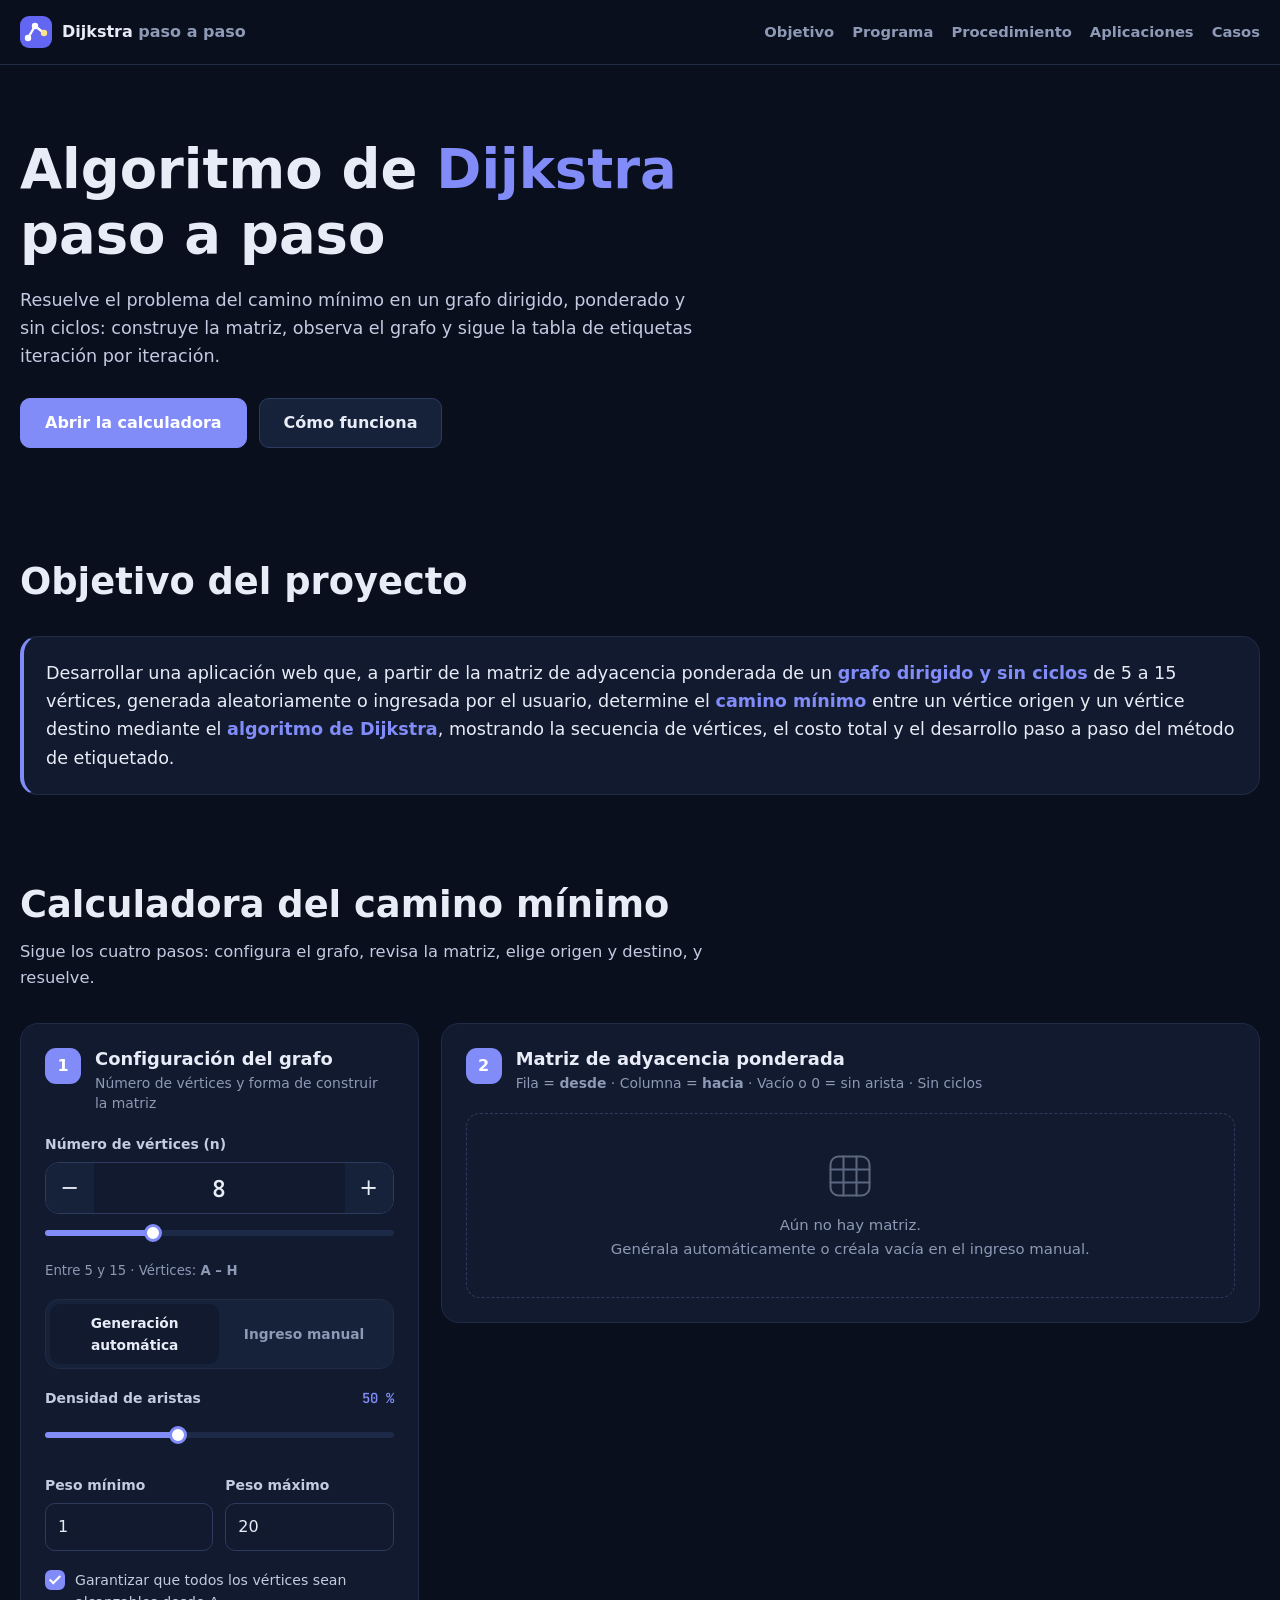
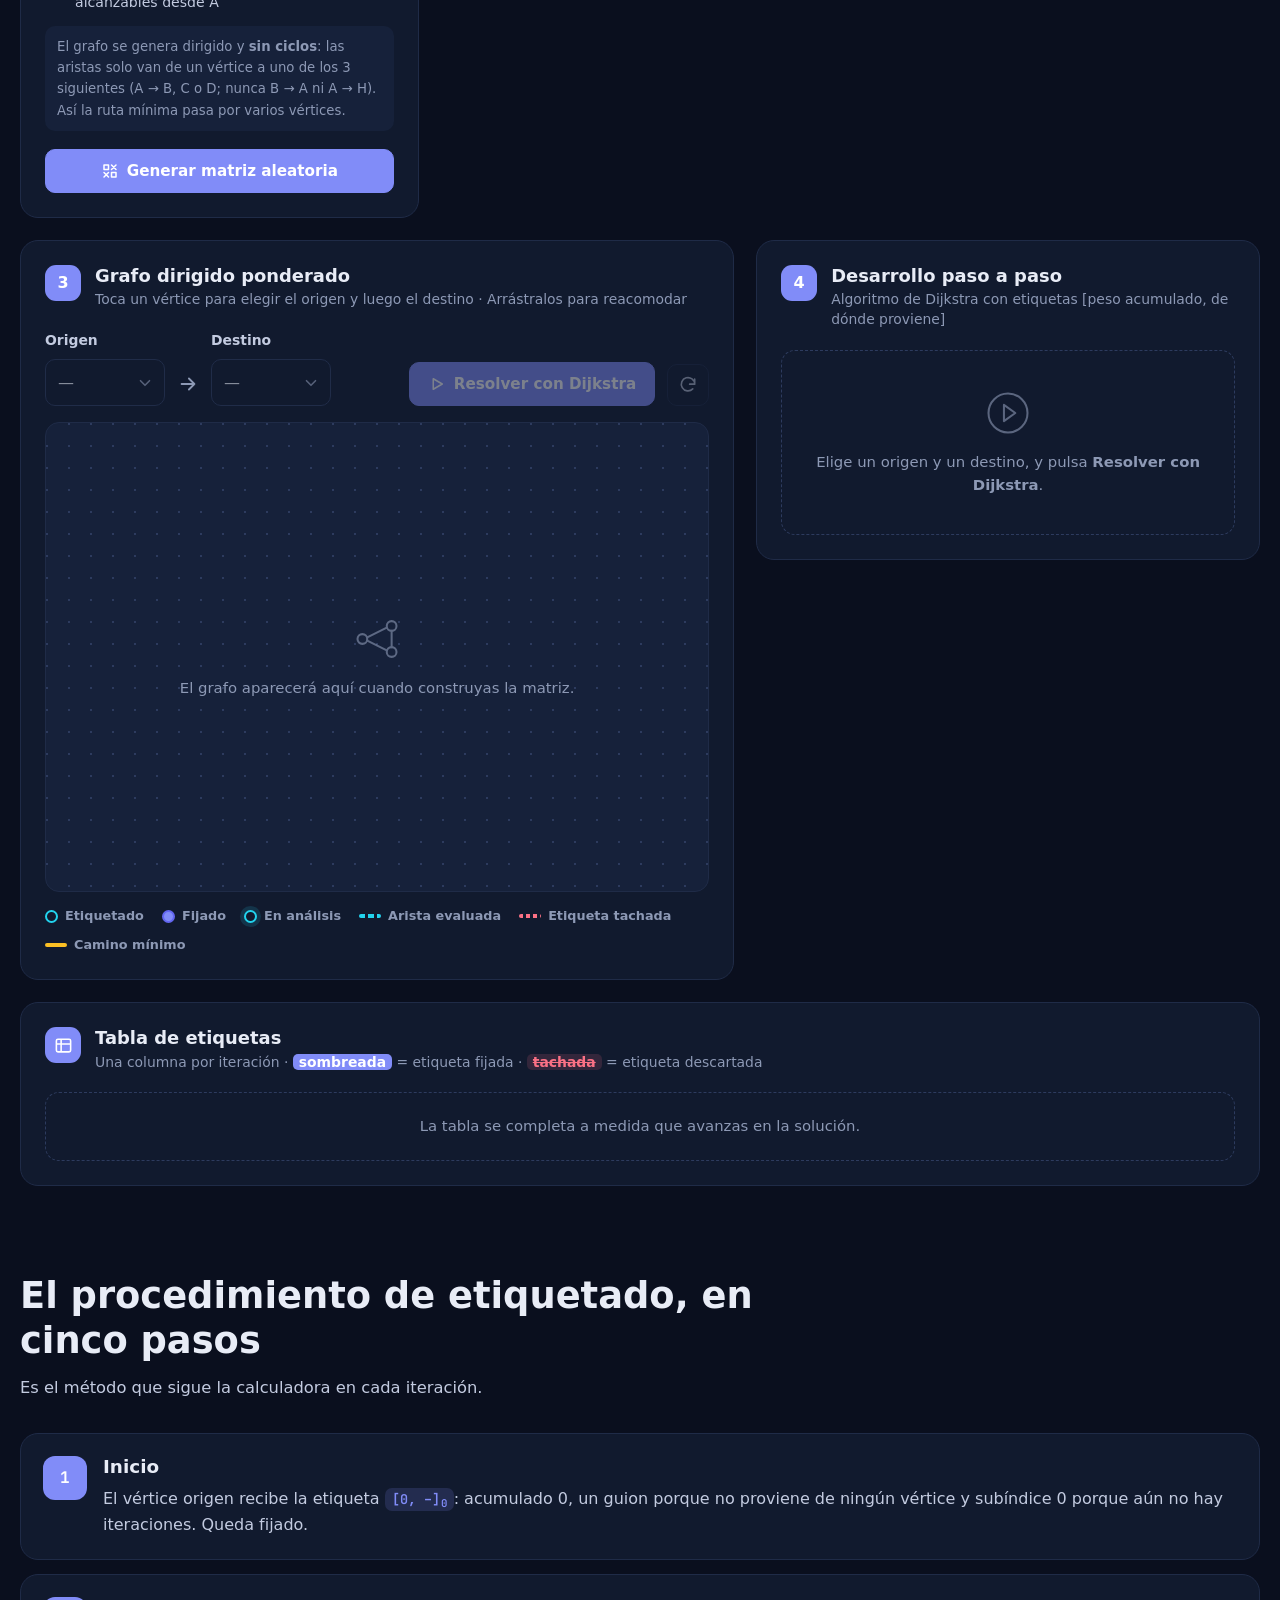
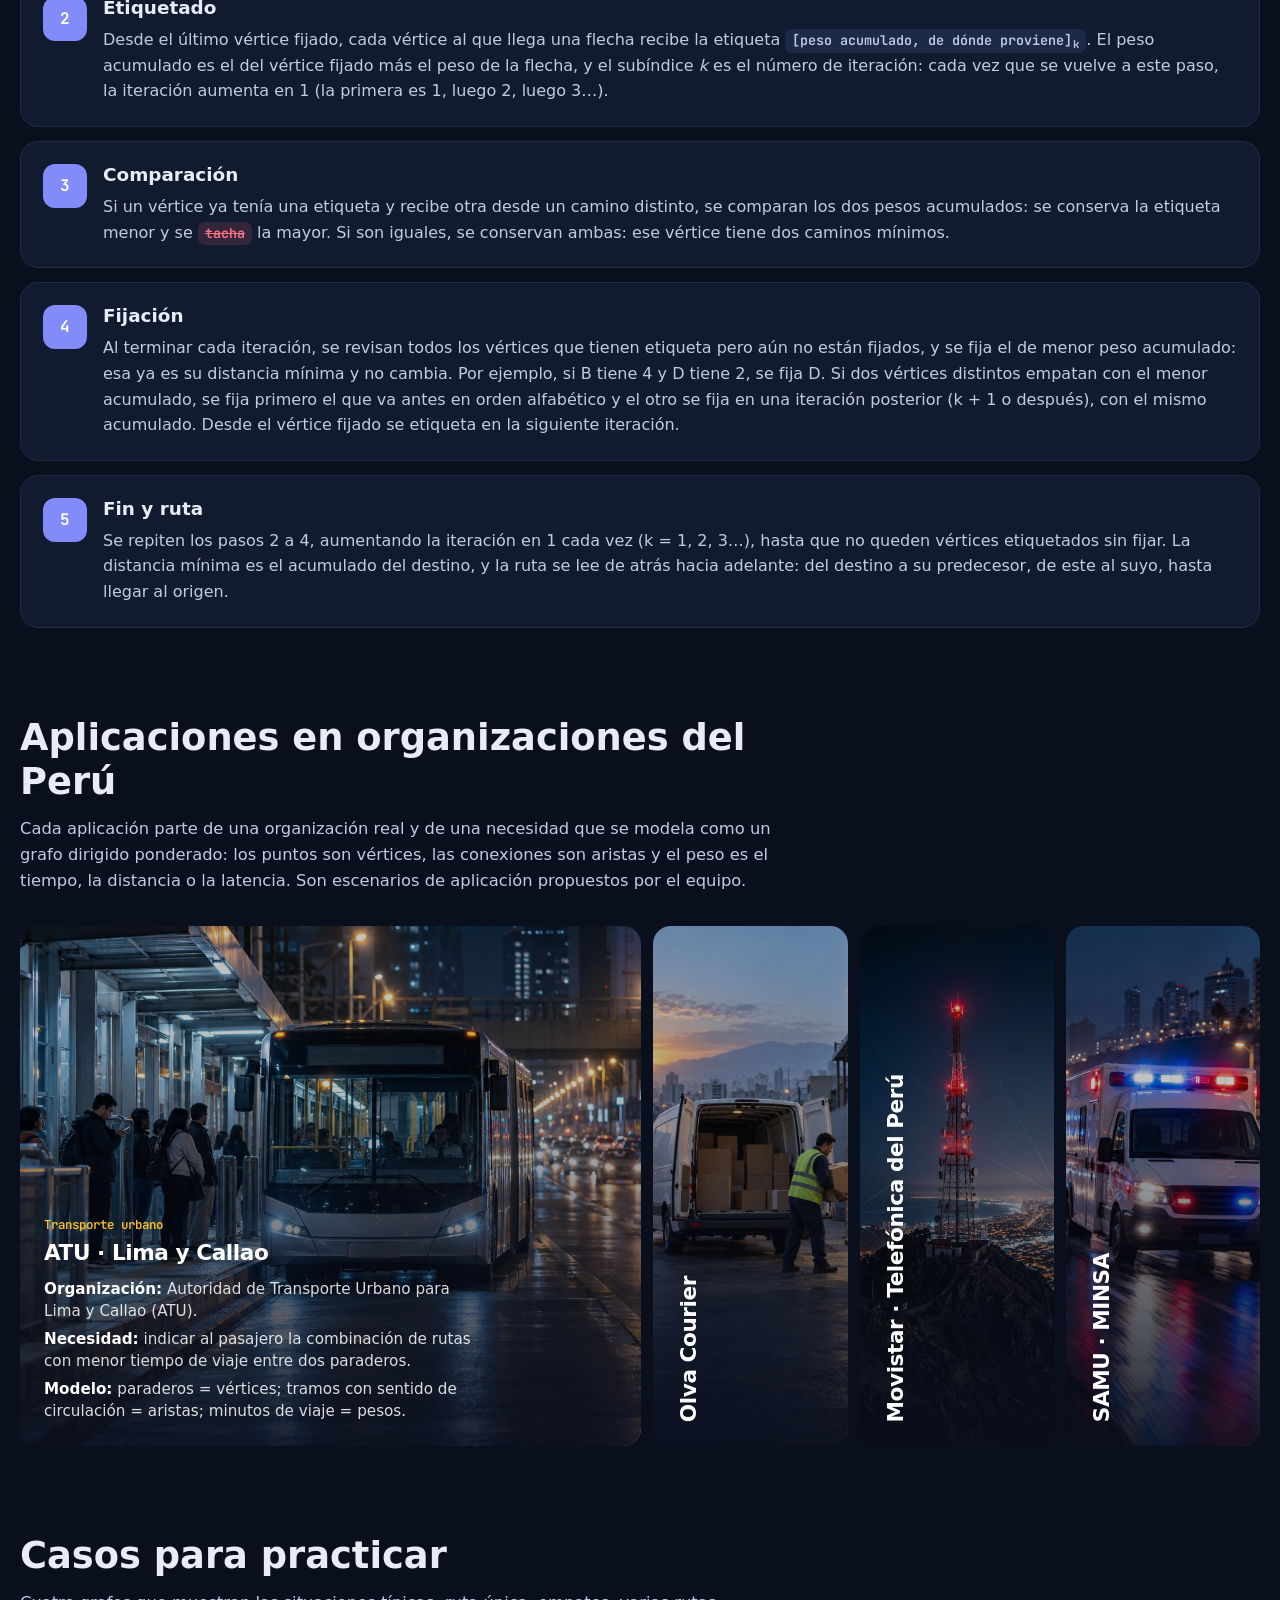
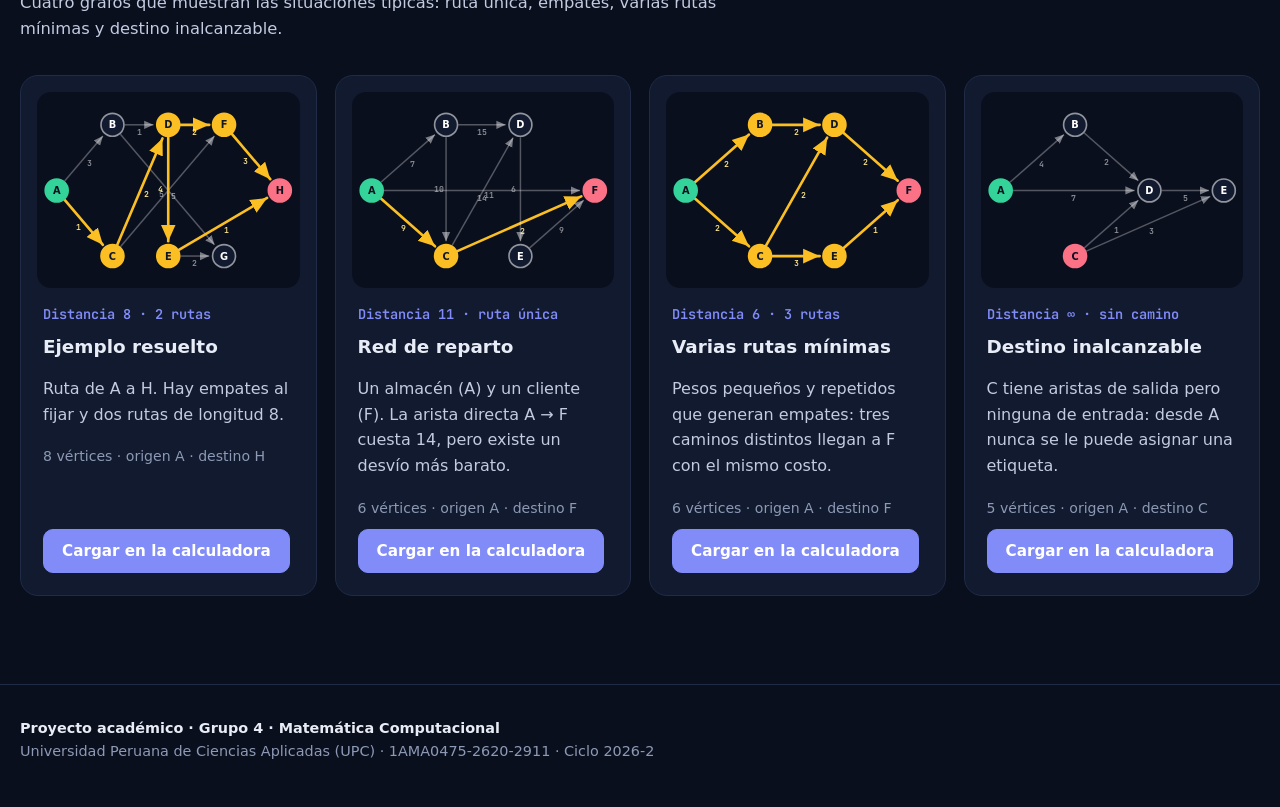
<file: index.html>
<!DOCTYPE html>
<html lang="es">
<head>
  <!-- ================================================================
       METADATOS BÁSICOS
       ================================================================ -->
  <meta charset="UTF-8">
  <meta name="viewport" content="width=device-width, initial-scale=1, viewport-fit=cover">
  <title>Algoritmo de Dijkstra paso a paso | Camino mínimo online</title>
  <meta name="description" content="Camino mínimo en un grafo dirigido ponderado con Dijkstra: genera la matriz de 5 a 15 vértices, mira el grafo y sigue la tabla de etiquetas paso a paso.">
  <meta name="keywords" content="algoritmo de Dijkstra, camino mínimo, ruta más corta, grafo ponderado, grafo dirigido, matriz de adyacencia, tabla de etiquetas, teoría de grafos, matemática computacional, calculadora Dijkstra, Dijkstra paso a paso">
  <meta name="author" content="Grupo 4 – Matemática Computacional (1AMA0475-2620-2911), UPC">
  <meta name="robots" content="index, follow, max-image-preview:large, max-snippet:-1">
  <meta name="googlebot" content="index, follow">
  <meta name="application-name" content="Dijkstra paso a paso">
  <meta name="format-detection" content="telephone=no">

  <!-- IMPORTANTE: reemplazar harold-11 por tu usuario de GitHub (ver README.md) -->
  <link rel="canonical" href="https://harold-11.github.io/dijkstra-camino-minimo/">
  <link rel="alternate" hreflang="es" href="https://harold-11.github.io/dijkstra-camino-minimo/">

  <!-- Color de la barra del navegador en móviles -->
  <meta name="theme-color" content="#0a0f1e">
  <meta name="color-scheme" content="dark">

  <!-- ================================================================
       OPEN GRAPH (Facebook, WhatsApp, LinkedIn) Y TWITTER
       ================================================================ -->
  <meta property="og:type" content="website">
  <meta property="og:locale" content="es_PE">
  <meta property="og:site_name" content="Dijkstra paso a paso">
  <meta property="og:title" content="Algoritmo de Dijkstra paso a paso – Camino mínimo en grafos">
  <meta property="og:description" content="Genera un grafo dirigido ponderado, elige origen y destino, y observa cómo Dijkstra etiqueta cada vértice hasta encontrar la ruta más corta.">
  <meta property="og:url" content="https://harold-11.github.io/dijkstra-camino-minimo/">
  <meta property="og:image" content="https://harold-11.github.io/dijkstra-camino-minimo/assets/og-image.png">
  <meta property="og:image:type" content="image/png">
  <meta property="og:image:width" content="1200">
  <meta property="og:image:height" content="630">
  <meta property="og:image:alt" content="Grafo dirigido con el camino mínimo resaltado por el algoritmo de Dijkstra">
  <meta name="twitter:card" content="summary_large_image">
  <meta name="twitter:title" content="Algoritmo de Dijkstra paso a paso – Camino mínimo en grafos">
  <meta name="twitter:description" content="Calculadora visual del camino mínimo con tabla de etiquetas, iteración por iteración.">
  <meta name="twitter:image" content="https://harold-11.github.io/dijkstra-camino-minimo/assets/og-image.png">

  <!-- ================================================================
       ÍCONOS Y MANIFIESTO
       ================================================================ -->
  <link rel="icon" href="assets/favicon.svg" type="image/svg+xml">
  <link rel="icon" href="assets/favicon-32.png" sizes="32x32" type="image/png">
  <link rel="apple-touch-icon" href="assets/apple-touch-icon.png">
  <link rel="manifest" href="manifest.webmanifest">

  <!-- ================================================================
       FUENTES Y ESTILOS
       ================================================================ -->
  <!-- Cabinet Grotesk (Fontshare, licencia gratuita) para textos; JetBrains Mono para números y etiquetas -->
  <link rel="preconnect" href="https://api.fontshare.com" crossorigin>
  <link rel="preconnect" href="https://fonts.googleapis.com">
  <link rel="preconnect" href="https://fonts.gstatic.com" crossorigin>
  <link rel="stylesheet" href="https://api.fontshare.com/v2/css?f[]=cabinet-grotesk@400,500,700,800&display=swap">
  <link rel="stylesheet" href="https://fonts.googleapis.com/css2?family=JetBrains+Mono:wght@500;600&display=swap">
  <!-- Estilos divididos por parte de la página. El orden importa: cada archivo puede
       sobrescribir a los anteriores (responsive.css siempre al final).
       ?v=N: al cambiar CSS o JS, sube el número para que el navegador no
       use la versión guardada -->
  <link rel="stylesheet" href="css/base.css?v=9">
  <link rel="stylesheet" href="css/controles.css?v=9">
  <link rel="stylesheet" href="css/layout.css?v=9">
  <link rel="stylesheet" href="css/calculadora.css?v=9">
  <link rel="stylesheet" href="css/grafo.css?v=9">
  <link rel="stylesheet" href="css/solucion.css?v=9">
  <link rel="stylesheet" href="css/contenido.css?v=9">
  <link rel="stylesheet" href="css/responsive.css?v=9">

  <!-- ================================================================
       DATOS ESTRUCTURADOS (schema.org) PARA BUSCADORES
       ================================================================ -->
  <script type="application/ld+json">
  {
    "@context": "https://schema.org",
    "@graph": [
      {
        "@type": "WebApplication",
        "@id": "https://harold-11.github.io/dijkstra-camino-minimo/#app",
        "name": "Dijkstra paso a paso – Calculadora de camino mínimo",
        "url": "https://harold-11.github.io/dijkstra-camino-minimo/",
        "description": "Aplicación web educativa que resuelve el problema del camino mínimo en grafos dirigidos ponderados con el algoritmo de Dijkstra, mostrando la tabla de etiquetas en cada iteración.",
        "applicationCategory": "EducationalApplication",
        "operatingSystem": "Cualquiera (navegador web)",
        "inLanguage": "es",
        "isAccessibleForFree": true,
        "offers": { "@type": "Offer", "price": "0", "priceCurrency": "PEN" },
        "featureList": [
          "Generación automática de la matriz de adyacencia ponderada",
          "Ingreso manual e importación de la matriz desde texto",
          "Visualización interactiva del grafo dirigido ponderado",
          "Algoritmo de Dijkstra paso a paso con tabla de etiquetas",
          "Reconstrucción de todos los caminos mínimos"
        ],
        "image": "https://harold-11.github.io/dijkstra-camino-minimo/assets/og-image.png",
        "creator": {
          "@type": "Organization",
          "name": "Grupo 4 – Matemática Computacional (1AMA0475-2620-2911)",
          "parentOrganization": { "@type": "CollegeOrUniversity", "name": "Universidad Peruana de Ciencias Aplicadas (UPC)" }
        },
        "dateModified": "2026-10-01",
        "educationalLevel": "Universitario",
        "audience": { "@type": "EducationalAudience", "educationalRole": "student" }
      }
    ]
  }
  </script>
</head>

<body>
  <!-- ================================================================
       ENCABEZADO Y NAVEGACIÓN
       ================================================================ -->
  <header class="topbar">
    <div class="contenedor topbar__interior">
      <a class="marca" href="#inicio" aria-label="Dijkstra paso a paso, ir al inicio">
        <svg class="marca__logo" viewBox="0 0 32 32" aria-hidden="true">
          <rect width="32" height="32" rx="9" fill="#6366f1"/>
          <path d="M8 22 L15 10 L24 17" fill="none" stroke="#fff" stroke-width="2.4" stroke-linecap="round" stroke-linejoin="round"/>
          <circle cx="8" cy="22" r="3.2" fill="#fff"/><circle cx="15" cy="10" r="3.2" fill="#fff"/><circle cx="24" cy="17" r="3.2" fill="#fde68a"/>
        </svg>
        <span>Dijkstra<span class="marca__acento"> paso a paso</span></span>
      </a>
      <nav class="nav" aria-label="Secciones">
        <a href="#objetivo">Objetivo</a>
        <a href="#programa">Programa</a>
        <a href="#procedimiento">Procedimiento</a>
        <a href="#aplicaciones">Aplicaciones</a>
        <a href="#casos">Casos</a>
      </nav>
    </div>
  </header>

  <main id="inicio">
    <!-- ==============================================================
         PORTADA
         ============================================================== -->
    <section class="hero" aria-labelledby="titulo-principal">
      <div class="contenedor">
        <h1 id="titulo-principal">Algoritmo de <span>Dijkstra</span> paso a paso</h1>
        <p class="hero__lead">
          Resuelve el problema del camino mínimo en un grafo dirigido, ponderado y sin ciclos: construye la matriz,
          observa el grafo y sigue la tabla de etiquetas iteración por iteración.
        </p>
        <div class="hero__acciones">
          <a class="btn btn--primario btn--grande" href="#programa">Abrir la calculadora</a>
          <a class="btn btn--grande" href="#procedimiento">Cómo funciona</a>
        </div>
      </div>
    </section>

    <!-- ==============================================================
         OBJETIVO DEL PROYECTO (único; el mismo texto va en el informe)
         ============================================================== -->
    <section class="seccion" id="objetivo" aria-labelledby="titulo-objetivo">
      <div class="contenedor">
        <header class="seccion__cabecera">
          <h2 id="titulo-objetivo">Objetivo del proyecto</h2>
        </header>
        <div class="bloque objetivo">
          <p>
            Desarrollar una aplicación web que, a partir de la matriz de adyacencia ponderada de un
            <strong>grafo dirigido y sin ciclos</strong> de 5 a 15 vértices, generada aleatoriamente o ingresada
            por el usuario, determine el <strong>camino mínimo</strong> entre un vértice origen y un vértice destino
            mediante el <strong>algoritmo de Dijkstra</strong>, mostrando la secuencia de vértices, el costo total
            y el desarrollo paso a paso del método de etiquetado.
          </p>
        </div>
      </div>
    </section>

    <!-- ==============================================================
         PROGRAMA: calculadora interactiva
         ============================================================== -->
    <section class="seccion" id="programa" aria-labelledby="titulo-programa">
      <div class="contenedor">
        <header class="seccion__cabecera">
          <h2 id="titulo-programa">Calculadora del camino mínimo</h2>
          <p class="seccion__lead">Sigue los cuatro pasos: configura el grafo, revisa la matriz, elige origen y destino, y resuelve.</p>
        </header>

        <div class="tablero">
          <!-- ---------- PASO 1: CONFIGURACIÓN ---------- -->
          <article class="card" id="card-config" aria-labelledby="t-config">
            <header class="card__cabecera">
              <span class="card__num">1</span>
              <div>
                <h3 id="t-config">Configuración del grafo</h3>
                <p class="card__sub">Número de vértices y forma de construir la matriz</p>
              </div>
            </header>

            <div class="campo">
              <label class="campo__label" for="n-valor">Número de vértices (n)</label>
              <div class="contador">
                <button class="contador__btn" id="n-menos" type="button" aria-label="Disminuir n">−</button>
                <input class="contador__valor" id="n-valor" type="number" min="5" max="15" value="8" inputmode="numeric" aria-describedby="n-ayuda">
                <button class="contador__btn" id="n-mas" type="button" aria-label="Aumentar n">+</button>
              </div>
              <input class="rango" id="n-rango" type="range" min="5" max="15" value="8" aria-label="Número de vértices">
              <p class="campo__ayuda" id="n-ayuda">Entre 5 y 15 · Vértices: <strong id="n-rango-texto">A – H</strong></p>
            </div>

            <div class="tabs" role="tablist" aria-label="Forma de construir la matriz">
              <button class="tabs__btn" id="tab-auto" role="tab" type="button" aria-selected="true" aria-controls="panel-auto">Generación automática</button>
              <button class="tabs__btn" id="tab-manual" role="tab" type="button" aria-selected="false" aria-controls="panel-manual" tabindex="-1">Ingreso manual</button>
              <span class="tabs__indicador" aria-hidden="true"></span>
            </div>

            <div class="tabs__panel" id="panel-auto" role="tabpanel" aria-labelledby="tab-auto">
              <div class="campo">
                <label class="campo__label" for="densidad">Densidad de aristas <output id="densidad-valor" for="densidad">50 %</output></label>
                <input class="rango" id="densidad" type="range" min="20" max="100" step="5" value="50">
              </div>
              <div class="campo campo--doble">
                <div>
                  <label class="campo__label" for="peso-min">Peso mínimo</label>
                  <input class="entrada" id="peso-min" type="number" min="1" max="999" value="1" inputmode="numeric">
                </div>
                <div>
                  <label class="campo__label" for="peso-max">Peso máximo</label>
                  <input class="entrada" id="peso-max" type="number" min="1" max="999" value="20" inputmode="numeric">
                </div>
              </div>
              <label class="check">
                <input type="checkbox" id="garantizar" checked>
                <span class="check__caja" aria-hidden="true"></span>
                <span>Garantizar que todos los vértices sean alcanzables desde A</span>
              </label>
              <p class="campo__ayuda campo__ayuda--nota">El grafo se genera dirigido y <strong>sin ciclos</strong>: las aristas solo van de un vértice a uno de los 3 siguientes (A → B, C o D; nunca B → A ni A → H). Así la ruta mínima pasa por varios vértices.</p>
              <button class="btn btn--primario btn--bloque" id="btn-generar" type="button">
                <svg viewBox="0 0 24 24" aria-hidden="true"><path d="M4 4h6v6H4zM14 14h6v6h-6zM14 4l6 6M20 4l-6 6M4 14l6 6M10 14l-6 6"/></svg>
                Generar matriz aleatoria
              </button>
            </div>

            <div class="tabs__panel" id="panel-manual" role="tabpanel" aria-labelledby="tab-manual" hidden>
              <p class="campo__ayuda">Crea una matriz vacía de n × n y escribe los pesos directamente en la tabla del paso 2.</p>
              <p class="campo__ayuda campo__ayuda--nota">En estas resoluciones <strong>no se permiten ciclos</strong>. Si un peso cierra un ciclo, la celda se marca en rojo y no se acepta: ingresa otro número o déjala vacía.</p>
              <button class="btn btn--primario btn--bloque" id="btn-vacia" type="button">
                <svg viewBox="0 0 24 24" aria-hidden="true"><rect x="3" y="3" width="18" height="18" rx="3"/><path d="M3 9h18M3 15h18M9 3v18M15 3v18"/></svg>
                Crear matriz vacía
              </button>
              <details class="pegar">
                <summary>Pegar matriz desde texto (Excel, PDF, bloc de notas)</summary>
                <label class="campo__label" for="texto-matriz">Una fila por línea; valores separados por espacios, tabs o comas. Usa 0 o - para “sin arista”.</label>
                <textarea class="entrada entrada--area" id="texto-matriz" rows="6" spellcheck="false" placeholder="0 3 1 0 0&#10;0 0 0 1 5&#10;0 0 0 2 0&#10;0 0 0 0 4&#10;0 0 0 0 0"></textarea>
                <button class="btn btn--secundario btn--bloque" id="btn-importar" type="button">Importar matriz</button>
              </details>
            </div>

          </article>

          <!-- ---------- PASO 2: MATRIZ ---------- -->
          <article class="card" id="card-matriz" aria-labelledby="t-matriz">
            <header class="card__cabecera">
              <span class="card__num">2</span>
              <div>
                <h3 id="t-matriz">Matriz de adyacencia ponderada</h3>
                <p class="card__sub">Fila = <strong>desde</strong> · Columna = <strong>hacia</strong> · Vacío o 0 = sin arista · Sin ciclos</p>
              </div>
              <span class="pildora" id="matriz-info" hidden></span>
            </header>

            <div class="vacio" id="matriz-vacia">
              <svg viewBox="0 0 64 64" aria-hidden="true"><rect x="8" y="8" width="48" height="48" rx="10"/><path d="M8 24h48M8 40h48M24 8v48M40 8v48"/></svg>
              <p>Aún no hay matriz.<br>Genérala automáticamente o créala vacía en el ingreso manual.</p>
            </div>

            <div class="matriz" id="matriz-contenedor" hidden>
              <div class="matriz__scroll">
                <div class="matriz__grid" id="matriz-grid" role="grid" aria-label="Matriz de adyacencia ponderada"></div>
              </div>
              <p class="matriz__error" id="matriz-error" role="alert" hidden></p>
              <p class="matriz__error" id="matriz-ciclo" role="alert" hidden></p>
              <div class="card__acciones">
                <button class="btn btn--suave" id="btn-limpiar" type="button">
                  <svg viewBox="0 0 24 24" aria-hidden="true"><path d="M4 7h16M10 11v6M14 11v6M6 7l1 13h10l1-13M9 7V4h6v3"/></svg>
                  Vaciar
                </button>
                <button class="btn btn--suave" id="btn-copiar" type="button">
                  <svg viewBox="0 0 24 24" aria-hidden="true"><rect x="8" y="8" width="12" height="12" rx="2"/><path d="M16 8V5a1 1 0 0 0-1-1H5a1 1 0 0 0-1 1v10a1 1 0 0 0 1 1h3"/></svg>
                  Copiar como texto
                </button>
              </div>
              <p class="campo__ayuda">Consejo: navega con las flechas del teclado y Enter. Los cambios se reflejan al instante en el grafo.</p>
            </div>
          </article>

          <!-- ---------- PASO 3: GRAFO ---------- -->
          <article class="card" id="card-grafo" aria-labelledby="t-grafo">
            <header class="card__cabecera">
              <span class="card__num">3</span>
              <div>
                <h3 id="t-grafo">Grafo dirigido ponderado</h3>
                <p class="card__sub">Toca un vértice para elegir el origen y luego el destino · Arrástralos para reacomodar</p>
              </div>
            </header>

            <div class="controles-grafo">
              <div class="campo campo--compacto">
                <label class="campo__label" for="sel-origen">Origen</label>
                <select class="entrada select" id="sel-origen" disabled><option value="">—</option></select>
              </div>
              <svg class="controles-grafo__flecha" viewBox="0 0 24 24" aria-hidden="true"><path d="M5 12h14M13 6l6 6-6 6"/></svg>
              <div class="campo campo--compacto">
                <label class="campo__label" for="sel-destino">Destino</label>
                <select class="entrada select" id="sel-destino" disabled><option value="">—</option></select>
              </div>
              <button class="btn btn--primario btn--resolver" id="btn-resolver" type="button" disabled>
                <svg viewBox="0 0 24 24" aria-hidden="true"><path d="M7 5l12 7-12 7z"/></svg>
                <span class="btn__texto">Resolver con Dijkstra</span>
              </button>
              <button class="btn-icono" id="btn-reorganizar" type="button" aria-label="Reorganizar vértices" title="Reorganizar vértices" disabled>
                <svg viewBox="0 0 24 24" aria-hidden="true"><path d="M20 11a8 8 0 1 0-2.3 5.7M20 5v6h-6"/></svg>
              </button>
            </div>

            <div class="lienzo">
              <svg id="grafo-svg" class="grafo" role="img" aria-label="Grafo dirigido ponderado"></svg>
              <div class="vacio vacio--lienzo" id="grafo-vacio">
                <svg viewBox="0 0 64 64" aria-hidden="true"><circle cx="14" cy="32" r="6"/><circle cx="50" cy="16" r="6"/><circle cx="50" cy="48" r="6"/><path d="M20 30l24-12M20 34l24 12M50 22v20"/></svg>
                <p>El grafo aparecerá aquí cuando construyas la matriz.</p>
              </div>
            </div>

            <ul class="leyenda" aria-label="Leyenda de colores">
              <li><span class="leyenda__punto leyenda__punto--etiquetado"></span>Etiquetado</li>
              <li><span class="leyenda__punto leyenda__punto--fijo"></span>Fijado</li>
              <li><span class="leyenda__punto leyenda__punto--actual"></span>En análisis</li>
              <li><span class="leyenda__linea leyenda__linea--evaluada"></span>Arista evaluada</li>
              <li><span class="leyenda__linea leyenda__linea--descartada"></span>Etiqueta tachada</li>
              <li><span class="leyenda__linea leyenda__linea--camino"></span>Camino mínimo</li>
            </ul>
          </article>

          <!-- ---------- PASO 4: SOLUCIÓN PASO A PASO ---------- -->
          <article class="card" id="card-solucion" aria-labelledby="t-solucion">
            <header class="card__cabecera">
              <span class="card__num">4</span>
              <div>
                <h3 id="t-solucion">Desarrollo paso a paso</h3>
                <p class="card__sub">Algoritmo de Dijkstra con etiquetas [peso acumulado, de dónde proviene]</p>
              </div>
            </header>

            <div class="vacio" id="sol-vacia">
              <svg viewBox="0 0 64 64" aria-hidden="true"><circle cx="32" cy="32" r="24"/><path d="M27 22l14 10-14 10z"/></svg>
              <p>Elige un origen y un destino, y pulsa <strong>Resolver con Dijkstra</strong>.</p>
            </div>

            <div class="solucion" id="sol-contenido" hidden>
              <div class="progreso">
                <div class="progreso__texto"><span id="progreso-texto">Iteración 0</span><span id="progreso-contador">1 / 1</span></div>
                <div class="progreso__barra"><span id="progreso-barra"></span></div>
              </div>

              <div class="reproductor" role="group" aria-label="Controles del paso a paso">
                <button class="btn-icono" id="btn-inicio" type="button" aria-label="Ir al inicio" title="Inicio (Inicio)">
                  <svg viewBox="0 0 24 24" aria-hidden="true"><path d="M6 5v14M18 5 9 12l9 7z"/></svg>
                </button>
                <button class="btn-icono" id="btn-anterior" type="button" aria-label="Iteración anterior" title="Anterior (←)">
                  <svg viewBox="0 0 24 24" aria-hidden="true"><path d="M15 5l-7 7 7 7"/></svg>
                </button>
                <button class="btn-icono btn-icono--play" id="btn-play" type="button" aria-label="Reproducir" title="Reproducir / pausar (Espacio)">
                  <svg class="icono-play" viewBox="0 0 24 24" aria-hidden="true"><path d="M8 5l11 7-11 7z"/></svg>
                  <svg class="icono-pausa" viewBox="0 0 24 24" aria-hidden="true"><path d="M8 5v14M16 5v14"/></svg>
                </button>
                <button class="btn-icono" id="btn-siguiente" type="button" aria-label="Iteración siguiente" title="Siguiente (→)">
                  <svg viewBox="0 0 24 24" aria-hidden="true"><path d="M9 5l7 7-7 7"/></svg>
                </button>
                <button class="btn-icono" id="btn-final" type="button" aria-label="Ir al resultado" title="Resultado (Fin)">
                  <svg viewBox="0 0 24 24" aria-hidden="true"><path d="M18 5v14M6 5l9 7-9 7z"/></svg>
                </button>
                <label class="velocidad">
                  <span class="sr-only">Velocidad</span>
                  <select class="entrada select select--mini" id="velocidad">
                    <option value="2200">Lento</option>
                    <option value="1400" selected>Normal</option>
                    <option value="700">Rápido</option>
                  </select>
                </label>
              </div>

              <div class="narracion" id="narracion" aria-live="polite"></div>
              <div class="resultado" id="resultado" hidden></div>
            </div>
          </article>

          <!-- ---------- TABLA DE ETIQUETAS ---------- -->
          <article class="card card--completa" aria-labelledby="t-tabla">
            <header class="card__cabecera">
              <span class="card__num card__num--icono" aria-hidden="true">
                <svg viewBox="0 0 24 24"><rect x="3" y="4" width="18" height="16" rx="2"/><path d="M3 10h18M9 4v16"/></svg>
              </span>
              <div>
                <h3 id="t-tabla">Tabla de etiquetas</h3>
                <p class="card__sub">Una columna por iteración · <span class="muestra muestra--fija">sombreada</span> = etiqueta fijada · <span class="muestra muestra--tachada">tachada</span> = etiqueta descartada</p>
              </div>
            </header>
            <div class="vacio vacio--bajo" id="tabla-vacia">
              <p>La tabla se completa a medida que avanzas en la solución.</p>
            </div>
            <div class="tabla-scroll" id="tabla-scroll" hidden>
              <table class="tabla" id="tabla-etiquetas">
                <caption class="sr-only">Etiquetas asignadas a cada vértice en cada iteración del algoritmo de Dijkstra</caption>
              </table>
            </div>
          </article>
        </div>
      </div>
    </section>


    <!-- ==============================================================
         PROCEDIMIENTO ÚNICO (el que ejecuta js/dijkstra.js y el del informe)
         ============================================================== -->
    <section class="seccion" id="procedimiento" aria-labelledby="titulo-procedimiento">
      <div class="contenedor">
        <header class="seccion__cabecera">
          <h2 id="titulo-procedimiento">El procedimiento de etiquetado, en cinco pasos</h2>
          <p class="seccion__lead">Es el método que sigue la calculadora en cada iteración.</p>
        </header>
        <ol class="pasos">
          <li class="bloque paso">
            <span class="paso__num">1</span>
            <div>
              <h3>Inicio</h3>
              <p>El vértice origen recibe la etiqueta <span class="etq etq--fija">[0, –]<sub>0</sub></span>: acumulado 0, un guion porque no proviene de ningún vértice y subíndice 0 porque aún no hay iteraciones. Queda fijado.</p>
            </div>
          </li>
          <li class="bloque paso">
            <span class="paso__num">2</span>
            <div>
              <h3>Etiquetado</h3>
              <p>Desde el último vértice fijado, cada vértice al que llega una flecha recibe la etiqueta <span class="etq">[peso acumulado, de dónde proviene]<sub>k</sub></span>. El peso acumulado es el del vértice fijado más el peso de la flecha, y el subíndice <em>k</em> es el número de iteración: cada vez que se vuelve a este paso, la iteración aumenta en 1 (la primera es 1, luego 2, luego 3…).</p>
            </div>
          </li>
          <li class="bloque paso">
            <span class="paso__num">3</span>
            <div>
              <h3>Comparación</h3>
              <p>Si un vértice ya tenía una etiqueta y recibe otra desde un camino distinto, se comparan los dos pesos acumulados: se conserva la etiqueta menor y se <span class="etq etq--tachada">tacha</span> la mayor. Si son iguales, se conservan ambas: ese vértice tiene dos caminos mínimos.</p>
            </div>
          </li>
          <li class="bloque paso">
            <span class="paso__num">4</span>
            <div>
              <h3>Fijación</h3>
              <p>Al terminar cada iteración, se revisan todos los vértices que tienen etiqueta pero aún no están fijados, y se fija el de menor peso acumulado: esa ya es su distancia mínima y no cambia. Por ejemplo, si B tiene 4 y D tiene 2, se fija D. Si dos vértices distintos empatan con el menor acumulado, se fija primero el que va antes en orden alfabético y el otro se fija en una iteración posterior (k + 1 o después), con el mismo acumulado. Desde el vértice fijado se etiqueta en la siguiente iteración.</p>
            </div>
          </li>
          <li class="bloque paso">
            <span class="paso__num">5</span>
            <div>
              <h3>Fin y ruta</h3>
              <p>Se repiten los pasos 2 a 4, aumentando la iteración en 1 cada vez (k = 1, 2, 3…), hasta que no queden vértices etiquetados sin fijar. La distancia mínima es el acumulado del destino, y la ruta se lee de atrás hacia adelante: del destino a su predecesor, de este al suyo, hasta llegar al origen.</p>
            </div>
          </li>
        </ol>
      </div>
    </section>

    <!-- ==============================================================
         APLICACIONES (rúbrica: al menos 3, cada una en una organización
         y con una necesidad)
         ============================================================== -->
    <section class="seccion" id="aplicaciones" aria-labelledby="titulo-aplicaciones">
      <div class="contenedor">
        <header class="seccion__cabecera">
          <h2 id="titulo-aplicaciones">Aplicaciones en organizaciones del Perú</h2>
          <p class="seccion__lead">
            Cada aplicación parte de una organización real y de una necesidad que se modela como un grafo
            dirigido ponderado: los puntos son vértices, las conexiones son aristas y el peso es el tiempo,
            la distancia o la latencia. Son escenarios de aplicación propuestos por el equipo.
          </p>
        </header>
        <ul class="acordeon">
          <li class="acordeon__item acordeon__item--atu" tabindex="0">
            <div class="acordeon__contenido">
              <p class="acordeon__rubro">Transporte urbano</p>
              <h3>ATU · Lima y Callao</h3>
              <div class="acordeon__detalle">
                <p><strong>Organización:</strong> Autoridad de Transporte Urbano para Lima y Callao (ATU).</p>
                <p><strong>Necesidad:</strong> indicar al pasajero la combinación de rutas con menor tiempo de viaje entre dos paraderos.</p>
                <p><strong>Modelo:</strong> paraderos = vértices; tramos con sentido de circulación = aristas; minutos de viaje = pesos.</p>
              </div>
            </div>
          </li>
          <li class="acordeon__item acordeon__item--olva" tabindex="0">
            <div class="acordeon__contenido">
              <p class="acordeon__rubro">Logística</p>
              <h3>Olva Courier</h3>
              <div class="acordeon__detalle">
                <p><strong>Organización:</strong> Olva Courier, empresa peruana de mensajería y paquetería.</p>
                <p><strong>Necesidad:</strong> definir la ruta de reparto de menor distancia desde un centro de distribución hasta la dirección del cliente.</p>
                <p><strong>Modelo:</strong> centro de distribución, agencias y clientes = vértices; vías = aristas; kilómetros = pesos.</p>
              </div>
            </div>
          </li>
          <li class="acordeon__item acordeon__item--movistar" tabindex="0">
            <div class="acordeon__contenido">
              <p class="acordeon__rubro">Telecomunicaciones</p>
              <h3>Movistar · Telefónica del Perú</h3>
              <div class="acordeon__detalle">
                <p><strong>Organización:</strong> Telefónica del Perú, operador de la marca Movistar.</p>
                <p><strong>Necesidad:</strong> encaminar los datos entre dos nodos de su red por la ruta de menor latencia.</p>
                <p><strong>Modelo:</strong> routers = vértices; enlaces = aristas; milisegundos de latencia = pesos.</p>
              </div>
            </div>
          </li>
          <li class="acordeon__item acordeon__item--samu" tabindex="0">
            <div class="acordeon__contenido">
              <p class="acordeon__rubro">Salud y emergencias</p>
              <h3>SAMU · MINSA</h3>
              <div class="acordeon__detalle">
                <p><strong>Organización:</strong> Sistema de Atención Móvil de Urgencias (SAMU) del Ministerio de Salud.</p>
                <p><strong>Necesidad:</strong> encontrar el recorrido más rápido de la ambulancia hasta la emergencia y luego hasta el hospital.</p>
                <p><strong>Modelo:</strong> base, cruces y hospitales = vértices; calles con sentido de tránsito = aristas; minutos = pesos.</p>
              </div>
            </div>
          </li>
        </ul>
      </div>
    </section>

    <!-- ==============================================================
         CASOS PARA PRACTICAR (las tarjetas las arma js/ui.js con Matriz.CASOS)
         ============================================================== -->
    <section class="seccion" id="casos" aria-labelledby="titulo-casos">
      <div class="contenedor">
        <header class="seccion__cabecera">
          <h2 id="titulo-casos">Casos para practicar</h2>
          <p class="seccion__lead">Cuatro grafos que muestran las situaciones típicas: ruta única, empates, varias rutas mínimas y destino inalcanzable.</p>
        </header>
        <div class="rejilla rejilla--4" id="casos-lista"></div>
      </div>
    </section>
  </main>

  <!-- ================================================================
       PIE DE PÁGINA
       ================================================================ -->
  <footer class="pie">
    <div class="contenedor">
      <p><strong>Proyecto académico · Grupo 4 · Matemática Computacional</strong></p>
      <p>Universidad Peruana de Ciencias Aplicadas (UPC) · 1AMA0475-2620-2911 · Ciclo 2026-2</p>
    </div>
  </footer>

  <!-- Notificaciones -->
  <div class="toasts" id="toasts" aria-live="polite" aria-atomic="false"></div>

  <noscript>
    <div class="noscript">Este programa necesita JavaScript activado para funcionar.</div>
  </noscript>

  <!-- ================================================================
       SCRIPTS (en este orden: datos, algoritmo, dibujo, interfaz)
       ================================================================ -->
  <script src="js/matriz.js?v=9" defer></script>
  <script src="js/dijkstra.js?v=9" defer></script>
  <script src="js/grafo.js?v=9" defer></script>
  <script src="js/ui.js?v=9" defer></script>
</body>
</html>
</file>
<file: css/base.css>
/* =====================================================================
   base.css
   Colores, tipografía y estilos generales. La página usa solo un tema
   (oscuro).
   ===================================================================== */

/* =====================================================================
   1. VARIABLES DE DISEÑO
   ===================================================================== */
:root {
  /* Fondos */
  --bg: #0a0f1e;
  --surface: #111a2e;
  --surface-2: #16213a;
  --surface-3: #1d2a47;

  /* Texto */
  --text: #e8ecf6;
  --text-2: #c3cbe0;
  --muted: #8d99b5;

  /* Bordes */
  --border: #1f2b47;
  --border-strong: #2d3b5e;

  /* Colores con significado en el algoritmo */
  --primary: #818cf8;         /* etiqueta fijada, botones */
  --primary-strong: #6366f1;
  --primary-soft: rgb(129 140 248 / 0.16);
  --accent: #22d3ee;          /* arista evaluada */
  --accent-soft: rgb(34 211 238 / 0.14);
  --path: #fbbf24;            /* camino mínimo */
  --path-soft: rgb(251 191 36 / 0.16);
  --ok: #34d399;
  --danger: #fb7185;          /* etiqueta tachada, errores */
  --danger-soft: rgb(251 113 133 / 0.14);
  --origin: #34d399;
  --target: #fb7185;

  /* Forma y tipografía */
  --radius: 14px;
  --radius-lg: 18px;
  --font: 'Cabinet Grotesk', system-ui, -apple-system, 'Segoe UI', Roboto, Arial, sans-serif;
  --mono: 'JetBrains Mono', ui-monospace, Consolas, monospace;
  --seccion: 88px;            /* espacio vertical entre secciones */

  color-scheme: dark;
}

/* =====================================================================
   2. ESTILOS GENERALES
   ===================================================================== */
*,
*::before,
*::after { box-sizing: border-box; }

html { scroll-padding-top: 80px; }

body {
  margin: 0;
  font-family: var(--font);
  font-size: 16px;
  line-height: 1.6;
  color: var(--text);
  background: var(--bg);
  overflow-x: hidden;
}

h1, h2, h3, h4 { margin: 0; line-height: 1.2; }
p { margin: 0; }
a { color: var(--primary); text-decoration: none; }
img, svg { display: block; }
button, input, select, textarea { font: inherit; color: inherit; }
[hidden] { display: none !important; }
strong { font-weight: 650; }

:focus-visible { outline: 2px solid var(--primary); outline-offset: 2px; }

/* Ancho máximo del contenido */
.contenedor { width: min(1240px, 100% - 32px); margin-inline: auto; }

/* Texto solo para lectores de pantalla (p. ej. el título de la tabla) */
.sr-only {
  position: absolute;
  width: 1px; height: 1px;
  overflow: hidden;
  clip: rect(0 0 0 0);
  white-space: nowrap;
}

/* Aviso cuando el navegador tiene JavaScript desactivado */
.noscript {
  position: fixed;
  inset: auto 16px 16px;
  padding: 14px 18px;
  border-radius: var(--radius);
  background: var(--danger);
  color: #fff;
  font-weight: 600;
  text-align: center;
}
</file>
<file: css/controles.css>
/* =====================================================================
   controles.css
   Botones y controles de formulario (campos, listas, deslizadores).
   ===================================================================== */

/* --- Botones --- */
.btn {
  display: inline-flex;
  align-items: center;
  justify-content: center;
  gap: 8px;
  min-height: 44px;
  padding: 10px 18px;
  border: 1px solid var(--border-strong);
  border-radius: 10px;
  background: var(--surface-2);
  color: var(--text);
  font-weight: 600;
  font-size: 0.95rem;
  line-height: 1.2;
  white-space: nowrap;
  cursor: pointer;
}
.btn svg {
  width: 18px; height: 18px;
  flex: none;
  fill: none; stroke: currentColor;
  stroke-width: 2; stroke-linecap: round; stroke-linejoin: round;
}
.btn:hover:not(:disabled) { border-color: var(--primary); }
.btn:disabled { opacity: 0.45; cursor: not-allowed; }

/* Acción principal */
.btn--primario {
  border-color: var(--primary);
  background: var(--primary);
  color: #fff;
}
.btn--primario:hover:not(:disabled) { background: var(--primary-strong); border-color: var(--primary-strong); }

/* Acción secundaria */
.btn--secundario {
  border-color: transparent;
  background: var(--primary-soft);
  color: var(--primary);
}

/* Botones pequeños (vaciar, copiar) */
.btn--suave { min-height: 38px; padding: 8px 14px; font-size: 0.88rem; }

.btn--grande { min-height: 50px; padding: 12px 24px; font-size: 1rem; }
.btn--bloque { width: 100%; }

/* Botón cuadrado con ícono */
.btn-icono {
  display: inline-grid;
  place-items: center;
  width: 42px; height: 42px;
  flex: none;
  border: 1px solid var(--border);
  border-radius: 10px;
  background: var(--surface);
  color: var(--text-2);
  cursor: pointer;
}
.btn-icono svg {
  width: 20px; height: 20px;
  fill: none; stroke: currentColor;
  stroke-width: 2; stroke-linecap: round; stroke-linejoin: round;
}
.btn-icono:hover:not(:disabled) { border-color: var(--primary); color: var(--primary); }
.btn-icono:disabled { opacity: 0.4; cursor: not-allowed; }

/* --- Campos de texto y listas --- */
.entrada {
  width: 100%;
  min-height: 44px;
  padding: 10px 12px;
  border: 1px solid var(--border-strong);
  border-radius: 10px;
  background: var(--surface);
  color: var(--text);
}
.entrada:focus { outline: none; border-color: var(--primary); }
.entrada:disabled { opacity: 0.55; cursor: not-allowed; }
.entrada--area { min-height: 130px; font-family: var(--mono); font-size: 0.85rem; line-height: 1.5; resize: vertical; }

.select {
  appearance: none;
  padding-right: 36px;
  background-image: url("data:image/svg+xml,%3Csvg xmlns='http://www.w3.org/2000/svg' viewBox='0 0 24 24' fill='none' stroke='%238d99b5' stroke-width='2.2' stroke-linecap='round' stroke-linejoin='round'%3E%3Cpath d='M6 9l6 6 6-6'/%3E%3C/svg%3E");
  background-repeat: no-repeat;
  background-position: right 10px center;
  background-size: 18px;
  cursor: pointer;
}
.select--mini { width: auto; min-height: 42px; font-size: 0.88rem; }

/* --- Deslizador (número de vértices y densidad) ---
   La parte rellena usa --pct, que actualiza ui.js */
.rango {
  --pct: 50%;
  width: 100%;
  height: 26px;
  margin: 6px 0 0;
  appearance: none;
  background: transparent;
  cursor: pointer;
}
.rango::-webkit-slider-runnable-track {
  height: 6px;
  border-radius: 99px;
  background: linear-gradient(90deg, var(--primary) var(--pct), var(--surface-3) var(--pct));
}
.rango::-moz-range-track { height: 6px; border-radius: 99px; background: var(--surface-3); }
.rango::-moz-range-progress { height: 6px; border-radius: 99px; background: var(--primary); }
.rango::-webkit-slider-thumb {
  appearance: none;
  width: 18px; height: 18px;
  margin-top: -6px;
  border: 3px solid var(--primary);
  border-radius: 50%;
  background: #fff;
}
.rango::-moz-range-thumb {
  width: 12px; height: 12px;
  border: 3px solid var(--primary);
  border-radius: 50%;
  background: #fff;
}

/* Etiqueta pequeña de información (p. ej. "8 × 8 · 9 aristas") */
.pildora {
  margin-left: auto;
  align-self: center;
  padding: 5px 11px;
  border-radius: 99px;
  background: var(--primary-soft);
  color: var(--primary);
  font-size: 0.78rem;
  font-weight: 650;
  white-space: nowrap;
}
</file>
<file: css/layout.css>
/* =====================================================================
   layout.css
   Estructura de la página: encabezado, portada y secciones.
   ===================================================================== */

/* =====================================================================
   1. ENCABEZADO (fijo arriba)
   ===================================================================== */
.topbar {
  position: sticky;
  top: 0;
  z-index: 50;
  border-bottom: 1px solid var(--border);
  background: var(--bg);
}
.topbar__interior {
  display: flex;
  align-items: center;
  gap: 24px;
  min-height: 64px;
}
.marca { display: flex; align-items: center; gap: 10px; color: var(--text); font-weight: 800; }
.marca__logo { width: 32px; height: 32px; }
.marca__acento { color: var(--muted); font-weight: 600; }

.nav { display: flex; flex-wrap: wrap; gap: 4px 18px; margin-left: auto; }
.nav a { color: var(--muted); font-size: 0.92rem; font-weight: 600; }
.nav a:hover { color: var(--text); }

/* =====================================================================
   2. PORTADA
   ===================================================================== */
.hero { padding: 72px 0 24px; }
.hero h1 { max-width: 820px; font-size: clamp(2.2rem, 5vw, 3.4rem); font-weight: 800; }
.hero h1 span { color: var(--primary); }
.hero__lead { max-width: 680px; margin-top: 18px; color: var(--text-2); font-size: 1.1rem; }
.hero__acciones { display: flex; flex-wrap: wrap; gap: 12px; margin-top: 28px; }

/* =====================================================================
   3. SECCIONES
   ===================================================================== */
.seccion { padding-top: var(--seccion); }
.seccion__cabecera { max-width: 760px; margin-bottom: 32px; }
.seccion__cabecera h2 { font-size: clamp(1.7rem, 3.2vw, 2.3rem); font-weight: 800; }
.seccion__lead { margin-top: 12px; color: var(--text-2); font-size: 1.02rem; }
</file>
<file: css/calculadora.css>
/* =====================================================================
   calculadora.css
   Calculadora: tarjetas, configuración y matriz.
   Se carga en el orden de index.html (el orden importa: los archivos
   posteriores pueden sobrescribir a los anteriores).

   Secciones:
     8. Tablero y tarjetas
     9. Configuración (contador, pestañas, casillas)
    10. Editor de la matriz
   ===================================================================== */

/* =====================================================================
   8. TABLERO Y TARJETAS
   Rejilla de 12 columnas: config (4) + matriz (8) / grafo (7) + solución (5) / tabla (12)
   ===================================================================== */
.tablero {
  display: grid;
  grid-template-columns: repeat(12, minmax(0, 1fr));
  gap: 22px;
  align-items: start;
}
#card-config { grid-column: span 4; }
#card-matriz { grid-column: span 8; }
#card-grafo { grid-column: span 7; }
#card-solucion { grid-column: span 5; }

.card {
  position: relative;
  min-width: 0;
  padding: 24px;
  border: 1px solid var(--border);
  border-radius: var(--radius-lg);
  background: var(--surface);
}
.card--completa { grid-column: 1 / -1; }

.card__cabecera {
  display: flex;
  align-items: flex-start;
  gap: 14px;
  margin-bottom: 20px;
}
.card__cabecera h3 { font-size: 1.12rem; font-weight: 700; }
.card__sub { margin-top: 3px; color: var(--muted); font-size: 0.87rem; line-height: 1.45; }
.card__num {
  display: grid;
  place-items: center;
  flex: none;
  width: 36px; height: 36px;
  border-radius: 11px;
  background: var(--primary);
  color: #fff;
  font-weight: 800;
}
.card__num--icono svg { width: 19px; height: 19px; fill: none; stroke: #fff; stroke-width: 2; }
.card__acciones { display: flex; flex-wrap: wrap; gap: 8px; margin-top: 14px; }

.vacio {
  display: grid;
  justify-items: center;
  gap: 12px;
  padding: 36px 20px;
  border: 1.5px dashed var(--border-strong);
  border-radius: var(--radius);
  color: var(--muted);
  text-align: center;
  font-size: 0.93rem;
}
.vacio svg {
  width: 52px; height: 52px;
  fill: none; stroke: currentColor; stroke-width: 2.5;
  stroke-linecap: round; stroke-linejoin: round;
  opacity: 0.6;
}
.vacio--bajo { padding: 22px; }

/* =====================================================================
   9. CONFIGURACIÓN
   ===================================================================== */
.campo { margin-bottom: 18px; }
.campo__label {
  display: flex;
  justify-content: space-between;
  align-items: center;
  margin-bottom: 7px;
  color: var(--text-2);
  font-size: 0.87rem;
  font-weight: 600;
}
.campo__label output { color: var(--primary); font-family: var(--mono); font-weight: 600; font-variant-numeric: tabular-nums; }
.campo__ayuda { margin-top: 6px; color: var(--muted); font-size: 0.83rem; }
.campo__ayuda--nota { margin: -6px 0 18px; padding: 10px 12px; border-radius: 10px; background: var(--surface-2); }
.campo--doble { display: grid; grid-template-columns: 1fr 1fr; gap: 12px; }
.campo--compacto { margin: 0; min-width: 120px; }

.contador {
  display: grid;
  grid-template-columns: 48px 1fr 48px;
  overflow: hidden;
  border: 1px solid var(--border-strong);
  border-radius: 14px;
  background: var(--surface);
}
.contador:focus-within { border-color: var(--primary); box-shadow: 0 0 0 4px var(--primary-soft); }
.contador__btn {
  border: 0;
  background: var(--surface-2);
  font-size: 1.4rem;
  font-weight: 500;
  cursor: pointer;
  user-select: none;
}
.contador__btn:hover:not(:disabled) { background: var(--primary-soft); color: var(--primary); }
.contador__btn:disabled { opacity: 0.35; cursor: not-allowed; }
.contador__valor {
  width: 100%;
  min-height: 50px;
  border: 0;
  background: transparent;
  text-align: center;
  font-family: var(--mono);
  font-size: 1.45rem;
  font-weight: 600;
  font-variant-numeric: tabular-nums;
  -moz-appearance: textfield;
  appearance: textfield;
}
.contador__valor::-webkit-inner-spin-button,
.contador__valor::-webkit-outer-spin-button { -webkit-appearance: none; margin: 0; }
.contador__valor:focus { outline: none; }

.tabs {
  position: relative;
  display: grid;
  grid-template-columns: 1fr 1fr;
  margin-bottom: 18px;
  padding: 4px;
  border-radius: 14px;
  background: var(--surface-2);
  border: 1px solid var(--border);
}
.tabs__btn {
  position: relative;
  z-index: 1;
  min-height: 40px;
  padding: 8px 6px;
  border: 0;
  border-radius: 10px;
  background: transparent;
  color: var(--muted);
  font-size: 0.86rem;
  font-weight: 650;
  cursor: pointer;
}
.tabs__btn[aria-selected="true"] { color: var(--text); }
/* Fondo de la pestaña activa */
.tabs__indicador {
  position: absolute;
  top: 4px; bottom: 4px; left: 4px;
  width: calc(50% - 4px);
  border-radius: 10px;
  background: var(--surface);
}
.tabs[data-activa="manual"] .tabs__indicador { transform: translateX(100%); }

.check {
  display: flex;
  align-items: flex-start;
  gap: 10px;
  margin-bottom: 18px;
  color: var(--text-2);
  font-size: 0.88rem;
  cursor: pointer;
  user-select: none;
}
.check input { position: absolute; opacity: 0; pointer-events: none; }
.check__caja {
  position: relative;
  flex: none;
  width: 20px; height: 20px;
  margin-top: 1px;
  border: 2px solid var(--border-strong);
  border-radius: 6px;
  background: var(--surface);
}
.check__caja::after {
  content: '';
  position: absolute;
  left: 5px; top: 1px;
  width: 6px; height: 11px;
  border: solid #fff;
  border-width: 0 2.5px 2.5px 0;
  opacity: 0;
  transform: rotate(45deg);
}
.check input:checked + .check__caja { background: var(--primary); border-color: var(--primary); }
.check input:checked + .check__caja::after { opacity: 1; }
.check input:focus-visible + .check__caja { box-shadow: 0 0 0 4px var(--primary-soft); }

.pegar {
  margin-top: 14px;
  border: 1px solid var(--border);
  border-radius: 14px;
  background: var(--surface-2);
  overflow: hidden;
}
.pegar summary {
  padding: 12px 14px;
  color: var(--text-2);
  font-size: 0.87rem;
  font-weight: 600;
  cursor: pointer;
  list-style: none;
}
.pegar summary::-webkit-details-marker { display: none; }
.pegar summary::before {
  content: '+';
  display: inline-block;
  width: 18px;
  color: var(--primary);
  font-weight: 800;
}
.pegar[open] summary::before { transform: rotate(45deg); }
.pegar > :not(summary) { margin: 0 14px 12px; width: calc(100% - 28px); }

.pegar .campo__label { display: block; font-weight: 500; color: var(--muted); }

/* =====================================================================
   10. EDITOR DE LA MATRIZ
   ===================================================================== */
.matriz__scroll {
  overflow: auto;
  max-width: 100%;
  padding: 2px 2px 8px;
  scrollbar-width: thin;
}
.matriz__grid {
  --celda: 46px;
  display: grid;
  grid-template-columns: repeat(var(--cols), var(--celda));
  gap: 4px;
  width: max-content;
  margin-inline: auto;
}
.matriz__cab {
  display: grid;
  place-items: center;
  height: 30px;
  border-radius: 8px;
  color: var(--muted);
  font-family: var(--mono);
  font-size: 0.82rem;
  font-weight: 600;
}
.matriz__cab--fila { height: auto; width: 100%; }
.matriz__cab--esquina { font-size: 0.64rem; line-height: 1.1; text-align: center; }
.matriz__cab.resaltada { background: var(--primary-soft); color: var(--primary); }

.celda {
  --w: 0;
  width: var(--celda);
  height: var(--celda);
  padding: 0;
  border: 1px solid var(--border);
  border-radius: 10px;
  background:
    linear-gradient(rgb(99 102 241 / calc(0.08 + var(--w) * 0.34)), rgb(99 102 241 / calc(0.08 + var(--w) * 0.34))),
    var(--surface);
  color: var(--text);
  text-align: center;
  font-family: var(--mono);
  font-size: 0.9rem;
  font-weight: 600;
  font-variant-numeric: tabular-nums;
  caret-color: var(--primary);
}
.celda--vacia { background: var(--surface-2); color: var(--muted); }
.celda::placeholder { color: var(--border-strong); }
.celda:focus { outline: none; border-color: var(--primary); box-shadow: 0 0 0 3px var(--primary-soft); position: relative; z-index: 1; }
.celda:disabled {
  background: repeating-linear-gradient(135deg, var(--surface-2) 0 6px, var(--surface-3) 6px 7px);
  color: var(--muted);
  cursor: not-allowed;
  opacity: 0.85;
}
.celda--error { border-color: var(--danger) !important; box-shadow: 0 0 0 3px var(--danger-soft) !important; }
/* Peso no aceptado porque cerraría un ciclo */
.celda--ciclo {
  border-color: var(--danger) !important;
  background: var(--danger) !important;
  color: #fff !important;
  box-shadow: 0 0 0 3px var(--danger-soft) !important;
  text-decoration: line-through;
}

.matriz__error {
  margin-top: 10px;
  padding: 10px 12px;
  border-radius: 10px;
  background: var(--danger-soft);
  color: var(--danger);
  font-size: 0.85rem;
  font-weight: 600;
}
</file>
<file: css/grafo.css>
/* =====================================================================
   grafo.css
   Lienzo del grafo (SVG).
   Se carga en el orden de index.html (el orden importa: los archivos
   posteriores pueden sobrescribir a los anteriores).

   Secciones:
     11. Lienzo del grafo (SVG)
   ===================================================================== */

/* =====================================================================
   11. LIENZO DEL GRAFO (SVG)
   ===================================================================== */
.controles-grafo {
  display: flex;
  flex-wrap: wrap;
  align-items: flex-end;
  gap: 12px;
  margin-bottom: 16px;
}
.controles-grafo .select { min-width: 110px; }
.controles-grafo__flecha {
  width: 22px; height: 22px;
  margin-bottom: 11px;
  fill: none; stroke: var(--muted); stroke-width: 2; stroke-linecap: round; stroke-linejoin: round;
}
.btn--resolver { margin-left: auto; }
/* Botón bloqueado en rojo: hay un peso que genera ciclo */
.btn--resolver.btn--peligro,
.btn--resolver.btn--peligro:disabled {
  background: var(--danger);
  opacity: 1;
}

.lienzo {
  position: relative;
  aspect-ratio: 820 / 580;
  overflow: hidden;
  border: 1px solid var(--border);
  border-radius: var(--radius);
  background:
    radial-gradient(circle at 1px 1px, var(--border-strong) 1px, transparent 0) 0 0 / 22px 22px,
    var(--surface-2);
}
.grafo {
  position: absolute;
  inset: 0;
  width: 100%;
  height: 100%;
  touch-action: none;
  user-select: none;
  -webkit-user-select: none;
}
.vacio--lienzo {
  position: absolute;
  inset: 16px;
  place-content: center;
  border-color: transparent;
}

/* --- Aristas: el color indica el estado en cada iteración --- */
.arista {
  fill: none;
  stroke: var(--border-strong);
  stroke-width: 2;
}
.flecha { fill: var(--border-strong); }
.flecha--arbol { fill: var(--primary); }
.flecha--evaluada { fill: var(--accent); }
.flecha--descartada { fill: var(--danger); }
.flecha--camino { fill: var(--path); }

.arista--arbol { stroke: var(--primary); stroke-width: 2.6; opacity: 0.75; }
.arista--evaluada {
  stroke: var(--accent);
  stroke-width: 3.4;
  opacity: 1;
  stroke-dasharray: 0.06 0.025;
}
.arista--descartada {
  stroke: var(--danger);
  stroke-width: 2.6;
  opacity: 1;
  stroke-dasharray: 0.03 0.025;
}
.arista--camino {
  stroke: var(--path);
  stroke-width: 5;
  opacity: 1;
  stroke-linecap: round;
  stroke-dasharray: 1;
}
.arista--atenuada { opacity: 0.18; }

/* Pesos de las aristas */
.peso rect {
  fill: var(--surface);
  stroke: var(--border);
  stroke-width: 1;
}
.peso text {
  fill: var(--text-2);
  font: 600 12.5px var(--mono);
}

.peso--arbol rect { stroke: var(--primary); }
.peso--evaluada rect { fill: var(--accent); stroke: var(--accent); }
.peso--evaluada text { fill: #fff; }
.peso--descartada rect { fill: var(--danger-soft); stroke: var(--danger); }
.peso--descartada text { fill: var(--danger); }
.peso--camino rect { fill: var(--path); stroke: var(--path); }
.peso--camino text { fill: #111827; }
.peso--atenuada { opacity: 0.25; }

/* --- Vértices --- */
.nodo { cursor: grab; outline: none; }
.nodo--arrastrando { cursor: grabbing; }
.nodo:focus-visible .nodo__circulo { stroke: var(--primary); stroke-width: 4; }

.nodo__circulo {
  fill: var(--surface);
  stroke: var(--border-strong);
  stroke-width: 2.5;
}
.nodo__nombre {
  fill: var(--text);
  font: 700 15px var(--font);
  pointer-events: none;
}
.nodo__anillo {
  fill: none;
  stroke: transparent;
  stroke-width: 2.5;
  stroke-dasharray: 5 4;
  pointer-events: none;
}
.nodo__tag {
  font: 700 10.5px var(--font);
  letter-spacing: 0.06em;
  text-transform: uppercase;
  pointer-events: none;
}
.nodo--origen .nodo__anillo { stroke: var(--origin); }
.nodo--destino .nodo__anillo { stroke: var(--target); }
.nodo--origen .nodo__tag { fill: var(--origin); }
.nodo--destino .nodo__tag { fill: var(--target); }

.nodo--etiquetado .nodo__circulo { stroke: var(--accent); stroke-width: 3.5; }
.nodo--fijo .nodo__circulo { fill: var(--primary); stroke: var(--primary-strong); }
.nodo--fijo .nodo__nombre { fill: var(--bg); }

.nodo--actual .nodo__circulo { stroke: var(--accent); stroke-width: 4; }

.nodo--camino .nodo__circulo { fill: var(--path); stroke: var(--path); stroke-width: 3; }
.nodo--camino .nodo__nombre { fill: #111827; }
.nodo--inalcanzable { opacity: 0.4; }

/* Etiqueta [acumulado, proviene] sobre el vértice */
.nodo__badge {
  opacity: 0;
  pointer-events: none;
}
.nodo__badge rect {
  fill: var(--text);
}
.nodo__badge text {
  fill: var(--bg);
  font: 600 11.5px var(--mono);
}
.nodo__badge--visible { opacity: 1; }
.nodo--fijo .nodo__badge rect { fill: var(--primary); }
.nodo--fijo .nodo__badge text { fill: var(--bg); }
.nodo--camino .nodo__badge rect { fill: var(--path); }
.nodo--camino .nodo__badge text { fill: #111827; }

/* Leyenda */
.leyenda {
  display: flex;
  flex-wrap: wrap;
  gap: 8px 18px;
  margin: 14px 0 0;
  padding: 0;
  list-style: none;
  color: var(--muted);
  font-size: 0.8rem;
  font-weight: 550;
}
.leyenda li { display: inline-flex; align-items: center; gap: 7px; }
.leyenda__punto { width: 13px; height: 13px; border-radius: 50%; border: 2.5px solid var(--border-strong); background: var(--surface); }
.leyenda__punto--etiquetado { border-color: var(--accent); }
.leyenda__punto--fijo { background: var(--primary); border-color: var(--primary-strong); }
.leyenda__punto--actual { border-color: var(--accent); box-shadow: 0 0 0 4px var(--accent-soft); }
.leyenda__linea { width: 22px; height: 4px; border-radius: 2px; }
.leyenda__linea--evaluada { background: repeating-linear-gradient(90deg, var(--accent) 0 6px, transparent 6px 9px); }
.leyenda__linea--descartada { background: repeating-linear-gradient(90deg, var(--danger) 0 4px, transparent 4px 7px); }
.leyenda__linea--camino { background: var(--path); }
</file>
<file: css/solucion.css>
/* =====================================================================
   solucion.css
   Desarrollo paso a paso (barra de progreso, reproductor, explicación),
   tarjeta del resultado y tabla de etiquetas.
   ===================================================================== */

/* =====================================================================
   1. DESARROLLO PASO A PASO
   ===================================================================== */
.solucion { display: grid; gap: 16px; }

/* Barra de progreso: ui.js ajusta su ancho con transform: scaleX() */
.progreso__texto {
  display: flex;
  justify-content: space-between;
  margin-bottom: 8px;
  font-size: 0.86rem;
  font-weight: 650;
}
.progreso__texto span:last-child { color: var(--muted); font-family: var(--mono); font-weight: 500; }
.progreso__barra { height: 8px; overflow: hidden; border-radius: 99px; background: var(--surface-3); }
.progreso__barra span {
  display: block;
  height: 100%;
  background: var(--primary);
  transform: scaleX(0);
  transform-origin: left;
}

/* Reproductor: inicio, anterior, reproducir/pausar, siguiente, final y velocidad */
.reproductor { display: flex; flex-wrap: wrap; align-items: center; gap: 8px; }
.velocidad { margin-left: auto; }
.btn-icono--play {
  width: 52px; height: 52px;
  border: 0;
  border-radius: 50%;
  background: var(--primary);
  color: #fff;
}
.btn-icono--play:hover:not(:disabled) { background: var(--primary-strong); color: #fff; }
.btn-icono--play svg { fill: currentColor; }
.btn-icono--play .icono-pausa { display: none; fill: none; stroke-width: 3; }
.btn-icono--play.reproduciendo .icono-play { display: none; }
.btn-icono--play.reproduciendo .icono-pausa { display: block; }

/* Explicación escrita de cada iteración */
.narracion {
  min-height: 150px;
  padding: 18px 20px;
  border: 1px solid var(--border);
  border-left: 4px solid var(--primary);
  border-radius: var(--radius);
  background: var(--surface-2);
  font-size: 0.94rem;
}
.narracion__titulo {
  margin-bottom: 8px;
  color: var(--primary);
  font-size: 0.78rem;
  font-weight: 800;
  letter-spacing: 0.06em;
  text-transform: uppercase;
}
.narracion p + p, .narracion ul + p { margin-top: 10px; }
.narracion ul { display: grid; gap: 6px; margin: 10px 0 0; padding: 0; list-style: none; }
.narracion li {
  position: relative;
  padding: 8px 12px 8px 28px;
  border: 1px solid var(--border);
  border-radius: 10px;
  background: var(--surface);
  line-height: 1.75;
}
/* Punto de color según lo que pasó con la etiqueta */
.narracion li::before {
  content: '';
  position: absolute;
  left: 12px; top: 18px;
  width: 8px; height: 8px;
  border-radius: 50%;
  background: var(--accent);
}
.narracion li.li--mejora::before { background: var(--ok); }
.narracion li.li--empate::before { background: var(--path); }
.narracion li.li--descarta::before { background: var(--danger); }
.narracion .calc { color: var(--text-2); font-family: var(--mono); font-size: 0.86rem; }
.narracion .elige { padding: 10px 12px; border-radius: 10px; background: var(--primary-soft); color: var(--text); }

/* Etiquetas en línea: [3, C]₂ */
.etq {
  display: inline-block;
  padding: 1px 7px;
  border-radius: 7px;
  background: var(--surface-3);
  font-family: var(--mono);
  font-size: 0.84em;
  font-weight: 600;
  white-space: nowrap;
}
.etq sub { font-size: 0.8em; line-height: 0; vertical-align: -0.3em; margin-left: 1px; }
.etq--nueva { background: var(--accent-soft); color: var(--accent); }
.etq--fija { background: var(--primary-soft); color: var(--primary); }
.etq--tachada { background: var(--danger-soft); color: var(--danger); text-decoration: line-through; }
.etq--camino { background: var(--path-soft); color: var(--path); }
.v { font-weight: 700; color: var(--text); }

/* =====================================================================
   2. RESULTADO FINAL
   ===================================================================== */
.resultado {
  padding: 22px;
  border: 2px solid var(--path);
  border-radius: var(--radius);
  background: var(--surface);
}
.resultado--sin-camino { border-color: var(--danger); }
.resultado__fila { display: grid; gap: 16px; }
.resultado__costo { display: flex; align-items: baseline; gap: 14px; }
.resultado__etq { color: var(--muted); font-size: 0.75rem; font-weight: 700; letter-spacing: 0.06em; text-transform: uppercase; }
.resultado__numero { color: var(--path); font-size: 2.6rem; font-weight: 800; line-height: 1.05; }
.resultado--sin-camino .resultado__numero { color: var(--danger); }
.resultado__rutas { display: grid; gap: 10px; }

/* Ruta: círculos con las letras unidos por flechas */
.ruta { display: flex; flex-wrap: wrap; align-items: center; gap: 6px; }
.ruta__v {
  display: grid;
  place-items: center;
  width: 34px; height: 34px;
  border-radius: 50%;
  background: var(--path);
  color: #111827;
  font-weight: 800;
}
.ruta__f {
  width: 14px; height: 14px;
  fill: none; stroke: var(--path); stroke-width: 2.5; stroke-linecap: round; stroke-linejoin: round;
}
.resultado__nota { margin-top: 14px; color: var(--text-2); font-size: 0.9rem; }
.resultado__eleccion { margin-top: 10px; color: var(--text-2); font-size: 0.88rem; line-height: 1.45; }

/* Distancia mínima desde el origen a cada vértice */
.distancias { display: flex; flex-wrap: wrap; gap: 6px; margin-top: 14px; }
.distancias__item {
  padding: 4px 10px;
  border: 1px solid var(--border);
  border-radius: 8px;
  background: var(--surface-2);
  font-family: var(--mono);
  font-size: 0.8rem;
}
.distancias__item--destino { border-color: var(--path); background: var(--path-soft); }

/* =====================================================================
   3. TABLA DE ETIQUETAS (una columna por iteración)
   ===================================================================== */
.tabla-scroll {
  overflow-x: auto;
  border: 1px solid var(--border);
  border-radius: var(--radius);
}
.tabla {
  width: 100%;
  border-collapse: separate;
  border-spacing: 0;
  font-size: 0.87rem;
}
.tabla th, .tabla td {
  padding: 10px 12px;
  border-right: 1px solid var(--border);
  border-bottom: 1px solid var(--border);
  text-align: center;
  white-space: nowrap;
  vertical-align: middle;
}
.tabla tr > *:last-child { border-right: 0; }
.tabla tbody tr:last-child > * { border-bottom: 0; }
.tabla thead th {
  position: sticky;
  top: 0;
  background: var(--surface-2);
  color: var(--text-2);
  font-size: 0.8rem;
  font-weight: 700;
}
.tabla thead small { display: block; color: var(--muted); font-size: 0.72rem; font-weight: 500; }
/* Primera columna (nombre del vértice) fija al desplazar en horizontal */
.tabla tbody th {
  position: sticky;
  left: 0;
  z-index: 1;
  width: 60px;
  background: var(--surface-2);
  font-family: var(--mono);
  font-size: 0.95rem;
}
.tabla thead th:first-child { left: 0; z-index: 2; }
.tabla .fila--origen th { color: var(--origin); }
.tabla .fila--destino th { color: var(--target); }
.tabla .fila--camino th { background: var(--path-soft); }
.tabla .col--actual { background: var(--primary-soft); }
.tabla thead .col--actual { color: var(--primary); }
.tabla .col--resultado { background: var(--path-soft); font-weight: 700; }

.celda-etq { display: flex; flex-direction: column; align-items: center; gap: 4px; }
.tabla .etq { font-size: 0.82rem; }
.tabla .etq--fija { background: var(--primary); color: #fff; }
.tabla .inf { color: var(--muted); }

/* Muestras de color en el subtítulo de la tabla */
.muestra { padding: 0 6px; border-radius: 5px; font-weight: 600; }
.muestra--fija { background: var(--primary); color: #fff; }
.muestra--tachada { background: var(--danger-soft); color: var(--danger); text-decoration: line-through; }
</file>
<file: css/contenido.css>
/* =====================================================================
   contenido.css
   Secciones de texto: objetivo, conceptos, procedimiento, aplicaciones,
   casos, pie de página y notificaciones.
   ===================================================================== */

/* =====================================================================
   1. TARJETA DE CONTENIDO (base común de varias secciones)
   ===================================================================== */
.rejilla { display: grid; grid-template-columns: repeat(2, minmax(0, 1fr)); gap: 18px; }
.rejilla--4 { grid-template-columns: repeat(4, minmax(0, 1fr)); }

.bloque {
  padding: 22px;
  border: 1px solid var(--border);
  border-radius: var(--radius-lg);
  background: var(--surface);
}
.bloque h3 { margin-bottom: 8px; font-size: 1.15rem; font-weight: 750; }
.bloque p { color: var(--text-2); }
.bloque p + p { margin-top: 8px; }
/* Las etiquetas largas, como [peso acumulado, de dónde proviene], pueden partirse en celular */
.bloque p .etq { white-space: normal; }

/* =====================================================================
   2. OBJETIVO
   ===================================================================== */
.objetivo { border-left: 4px solid var(--primary); }
.objetivo p { color: var(--text); font-size: 1.1rem; }
.objetivo strong { color: var(--primary); }

/* =====================================================================
   3. PROCEDIMIENTO (los cinco pasos)
   ===================================================================== */
.pasos { display: grid; gap: 14px; margin: 0; padding: 0; list-style: none; }
.paso { display: grid; grid-template-columns: 44px minmax(0, 1fr); gap: 16px; }
.paso__num {
  display: grid;
  place-items: center;
  width: 44px; height: 44px;
  border-radius: 12px;
  background: var(--primary);
  color: #fff;
  font-family: var(--mono);
  font-weight: 700;
}

/* =====================================================================
   4. APLICACIONES EN ORGANIZACIONES · ACORDEÓN HORIZONTAL
   Cuatro franjas con foto; la que tiene el mouse (o el foco) se expande
   y muestra organización, necesidad y modelo. Es la única sección con
   animación.
   ===================================================================== */
.acordeon {
  display: flex;
  gap: 12px;
  height: clamp(380px, 46vw, 520px);
  margin: 0;
  padding: 0;
  list-style: none;
}
.acordeon__item {
  position: relative;
  flex: 1;
  min-width: 0;
  overflow: hidden;
  border-radius: var(--radius-lg);
  background: linear-gradient(160deg, #1e1b4b, #0b1020);   /* respaldo mientras carga la foto */
  cursor: pointer;
  outline: none;
  transition: flex-grow 600ms cubic-bezier(0.77, 0, 0.175, 1);
}
/* Fotografía propia de cada organización (assets/img), a color y algo
   oscurecida para que el texto blanco se lea bien */
.acordeon__item::before {
  content: '';
  position: absolute;
  inset: 0;
  background: var(--img) center / cover;
  filter: saturate(0.9) brightness(0.8);
  transition: transform 700ms cubic-bezier(0.23, 1, 0.32, 1);
}
/* Las rutas van en el CSS (no en style=""): una url() dentro de una
   variable se resuelve respecto de esta hoja, no del HTML */
.acordeon__item--atu { --img: url('../assets/img/app-atu.webp'); }
.acordeon__item--olva { --img: url('../assets/img/app-olva.webp'); }
.acordeon__item--movistar { --img: url('../assets/img/app-movistar.webp'); }
.acordeon__item--samu { --img: url('../assets/img/app-samu.webp'); }
.acordeon__item::after {
  content: '';
  position: absolute;
  inset: 0;
  background: linear-gradient(180deg, rgb(10 15 30 / 0.05) 30%, rgb(10 15 30 / 0.9));
}
.acordeon__item:focus-visible { box-shadow: 0 0 0 3px var(--bg), 0 0 0 6px var(--primary); }
.acordeon__item:first-child,
.acordeon:hover .acordeon__item:first-child:not(:hover),
.acordeon__item:focus-within { flex-grow: 1; }
.acordeon__item:first-child,
.acordeon__item:hover,
.acordeon__item:focus-visible { flex-grow: 3.2; }
.acordeon:hover .acordeon__item:first-child:not(:hover),
.acordeon:focus-within .acordeon__item:first-child:not(:focus-visible) { flex-grow: 1; }
.acordeon__contenido {
  position: absolute;
  left: 24px; right: 24px; bottom: 24px;
  z-index: 1;
  color: #fff;
}
.acordeon__contenido h3 {
  font-size: 1.35rem;
  font-weight: 800;
  line-height: 1.15;
  letter-spacing: -0.02em;
  white-space: nowrap;
}
/* Rubro (transporte, logística...) sobre el nombre de la organización */
.acordeon__rubro {
  margin-bottom: 6px;
  color: #fbbf24;
  font-family: var(--mono);
  font-size: 0.78rem;
  font-weight: 600;
}
/* Organización, necesidad y modelo: visibles solo en la franja expandida */
.acordeon__detalle {
  display: grid;
  gap: 6px;
  max-width: 46ch;
  margin-top: 12px;
  color: rgb(255 255 255 / 0.85);
  font-size: 0.95rem;
  line-height: 1.45;
  animation: subir 320ms cubic-bezier(0.23, 1, 0.32, 1) 150ms backwards;
}
.acordeon__detalle strong { color: #fff; }

/* Franjas angostas: sin detalle y con el título en vertical */
.acordeon__item:not(:first-child):not(:hover):not(:focus-visible) :is(.acordeon__detalle, .acordeon__rubro),
.acordeon:hover .acordeon__item:first-child:not(:hover) :is(.acordeon__detalle, .acordeon__rubro),
.acordeon:focus-within .acordeon__item:first-child:not(:focus-visible) :is(.acordeon__detalle, .acordeon__rubro) { display: none; }
.acordeon__item:not(:first-child):not(:hover):not(:focus-visible) .acordeon__contenido h3,
.acordeon:hover .acordeon__item:first-child:not(:hover) .acordeon__contenido h3,
.acordeon:focus-within .acordeon__item:first-child:not(:focus-visible) .acordeon__contenido h3 {
  writing-mode: vertical-rl;
  transform: rotate(180deg);
}
/* Al pasar el mouse, la foto de la franja se acerca un poco */
@media (hover: hover) and (pointer: fine) {
  .acordeon__item:hover::before { transform: scale(1.05); }
}
@keyframes subir { from { opacity: 0; transform: translateY(12px); } }

/* =====================================================================
   5. CASOS PARA PRACTICAR
   ===================================================================== */
.caso { display: flex; flex-direction: column; gap: 10px; }
.caso__vista { margin: -6px -6px 6px; border-radius: var(--radius); background: var(--bg); }
.caso__vista svg { width: 100%; height: auto; }
.caso__resultado { color: var(--primary) !important; font-family: var(--mono); font-size: 0.85rem; font-weight: 600; }
.caso__meta { color: var(--muted) !important; font-size: 0.88rem; }
.caso .btn { align-self: flex-start; margin-top: auto; }

/* Miniatura SVG de cada caso (la arma ui.js) */
.vp-arista { stroke: rgb(255 255 255 / 0.3); stroke-width: 1.8; }
.vp-ruta { stroke: var(--path); stroke-width: 3.2; stroke-linecap: round; }
.vp-punta { fill: rgb(255 255 255 / 0.45); }
.vp-punta--ruta { fill: var(--path); }
.vp-peso { fill: rgb(255 255 255 / 0.55); font: 600 10px var(--mono); text-anchor: middle; dominant-baseline: central; }
.vp-peso--ruta { fill: #fde68a; }
.vp-nodo circle { fill: var(--surface); stroke: rgb(255 255 255 / 0.55); stroke-width: 2; }
.vp-nodo text { fill: #fff; font: 700 12px var(--font); text-anchor: middle; dominant-baseline: central; }
.vp-nodo--ruta circle { fill: var(--path); stroke: var(--path); }
.vp-nodo--ruta text { fill: #111827; }
.vp-nodo--origen circle { fill: var(--origin); stroke: var(--origin); }
.vp-nodo--destino circle { fill: var(--target); stroke: var(--target); }
.vp-nodo--origen text, .vp-nodo--destino text { fill: #0b1020; }

/* =====================================================================
   6. PIE DE PÁGINA
   ===================================================================== */
.pie {
  margin-top: var(--seccion);
  padding: 32px 0 44px;
  border-top: 1px solid var(--border);
  color: var(--muted);
  font-size: 0.9rem;
}
.pie strong { color: var(--text); }

/* =====================================================================
   7. NOTIFICACIONES (avisos temporales abajo a la derecha)
   ===================================================================== */
.toasts {
  position: fixed;
  right: 16px;
  bottom: 16px;
  z-index: 80;
  display: grid;
  gap: 10px;
  width: min(380px, calc(100% - 32px));
}
.toast {
  display: flex;
  align-items: flex-start;
  gap: 10px;
  padding: 13px 16px;
  border: 1px solid var(--border);
  border-left: 4px solid var(--primary);
  border-radius: 12px;
  background: var(--surface);
  font-size: 0.9rem;
  font-weight: 550;
}
.toast--ok { border-left-color: var(--ok); }
.toast--error { border-left-color: var(--danger); }
.toast__icono { display: grid; flex: none; width: 20px; height: 20px; margin-top: 1px; color: var(--primary); }
.toast__icono svg { width: 100%; height: 100%; }
.toast--ok .toast__icono { color: var(--ok); }
.toast--error .toast__icono { color: var(--danger); }
</file>
<file: css/responsive.css>
/* =====================================================================
   responsive.css
   Ajustes para tablet y celular. Va al final para poder cambiar
   lo definido en los demás archivos.
   ===================================================================== */

/* --- Tablet --- */
@media (max-width: 1024px) {
  #card-config, #card-matriz, #card-grafo, #card-solucion { grid-column: 1 / -1; }
  .rejilla--4 { grid-template-columns: repeat(2, minmax(0, 1fr)); }
  /* Acordeón de aplicaciones: en pantallas táctiles son tarjetas verticales
     con todo el texto visible */
  .acordeon { flex-direction: column; height: auto; }
  .acordeon__item, .acordeon__item:hover, .acordeon__item:focus-visible { flex: none; min-height: 340px; }
  .acordeon .acordeon__item :is(.acordeon__detalle, .acordeon__rubro) { display: grid !important; }
  .acordeon .acordeon__item .acordeon__rubro { display: block !important; }
  .acordeon .acordeon__item .acordeon__contenido h3 { writing-mode: horizontal-tb !important; transform: none !important; white-space: normal; }
}

/* --- Celular --- */
@media (max-width: 720px) {
  :root { --seccion: 64px; }
  .nav { display: none; }
  .hero { padding-top: 48px; }
  .rejilla, .rejilla--4 { grid-template-columns: 1fr; }
  .card { padding: 18px; }
  .card__cabecera { flex-wrap: wrap; }
  .pildora { margin-left: 50px; }
  .controles-grafo .campo--compacto { flex: 1 1 calc(50% - 5px); min-width: 0; }
  .controles-grafo .select { width: 100%; min-width: 0; }
  .controles-grafo__flecha { display: none; }
  .btn--resolver { flex: 1 1 auto; margin-left: 0; }
  .matriz__grid { --celda: 40px; }
  .reproductor { justify-content: center; }
  .velocidad { margin-left: 0; }
  .narracion { padding: 14px; }
  .resultado__numero { font-size: 2.1rem; }
}
</file>
